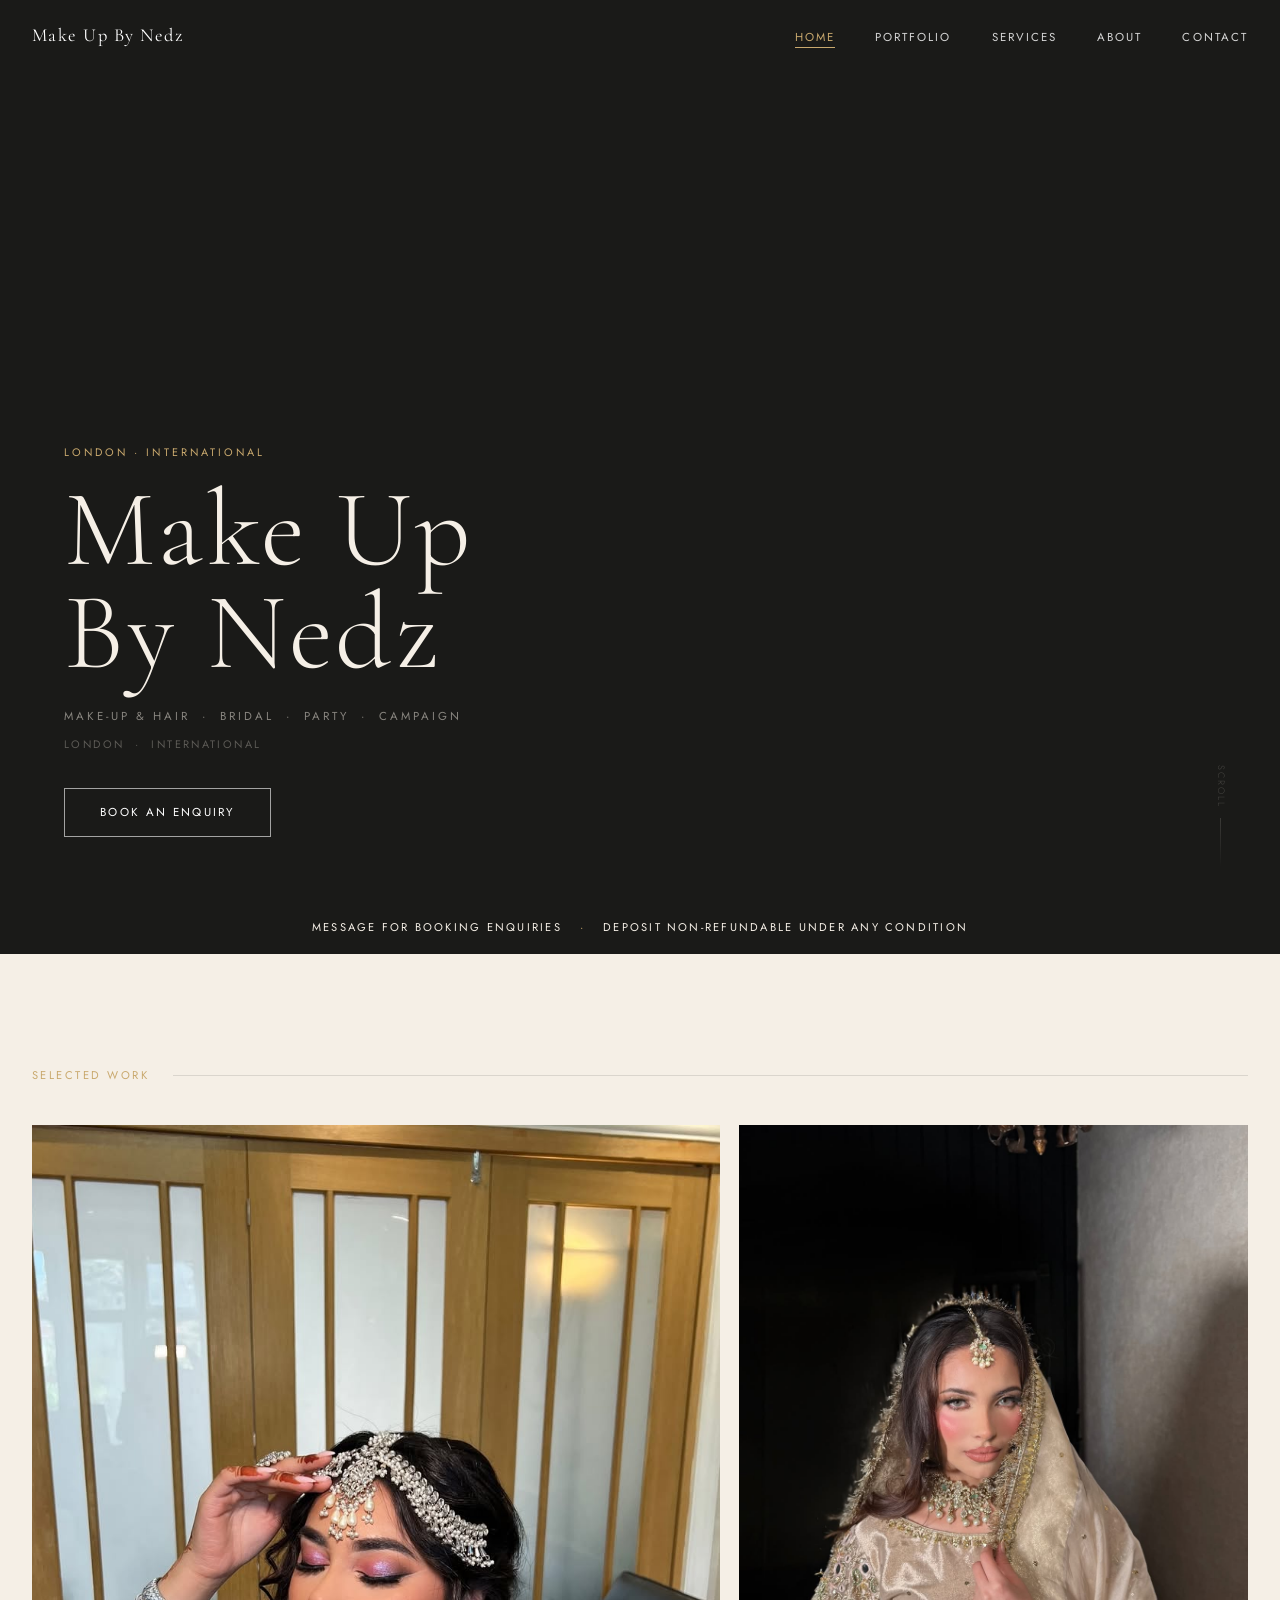
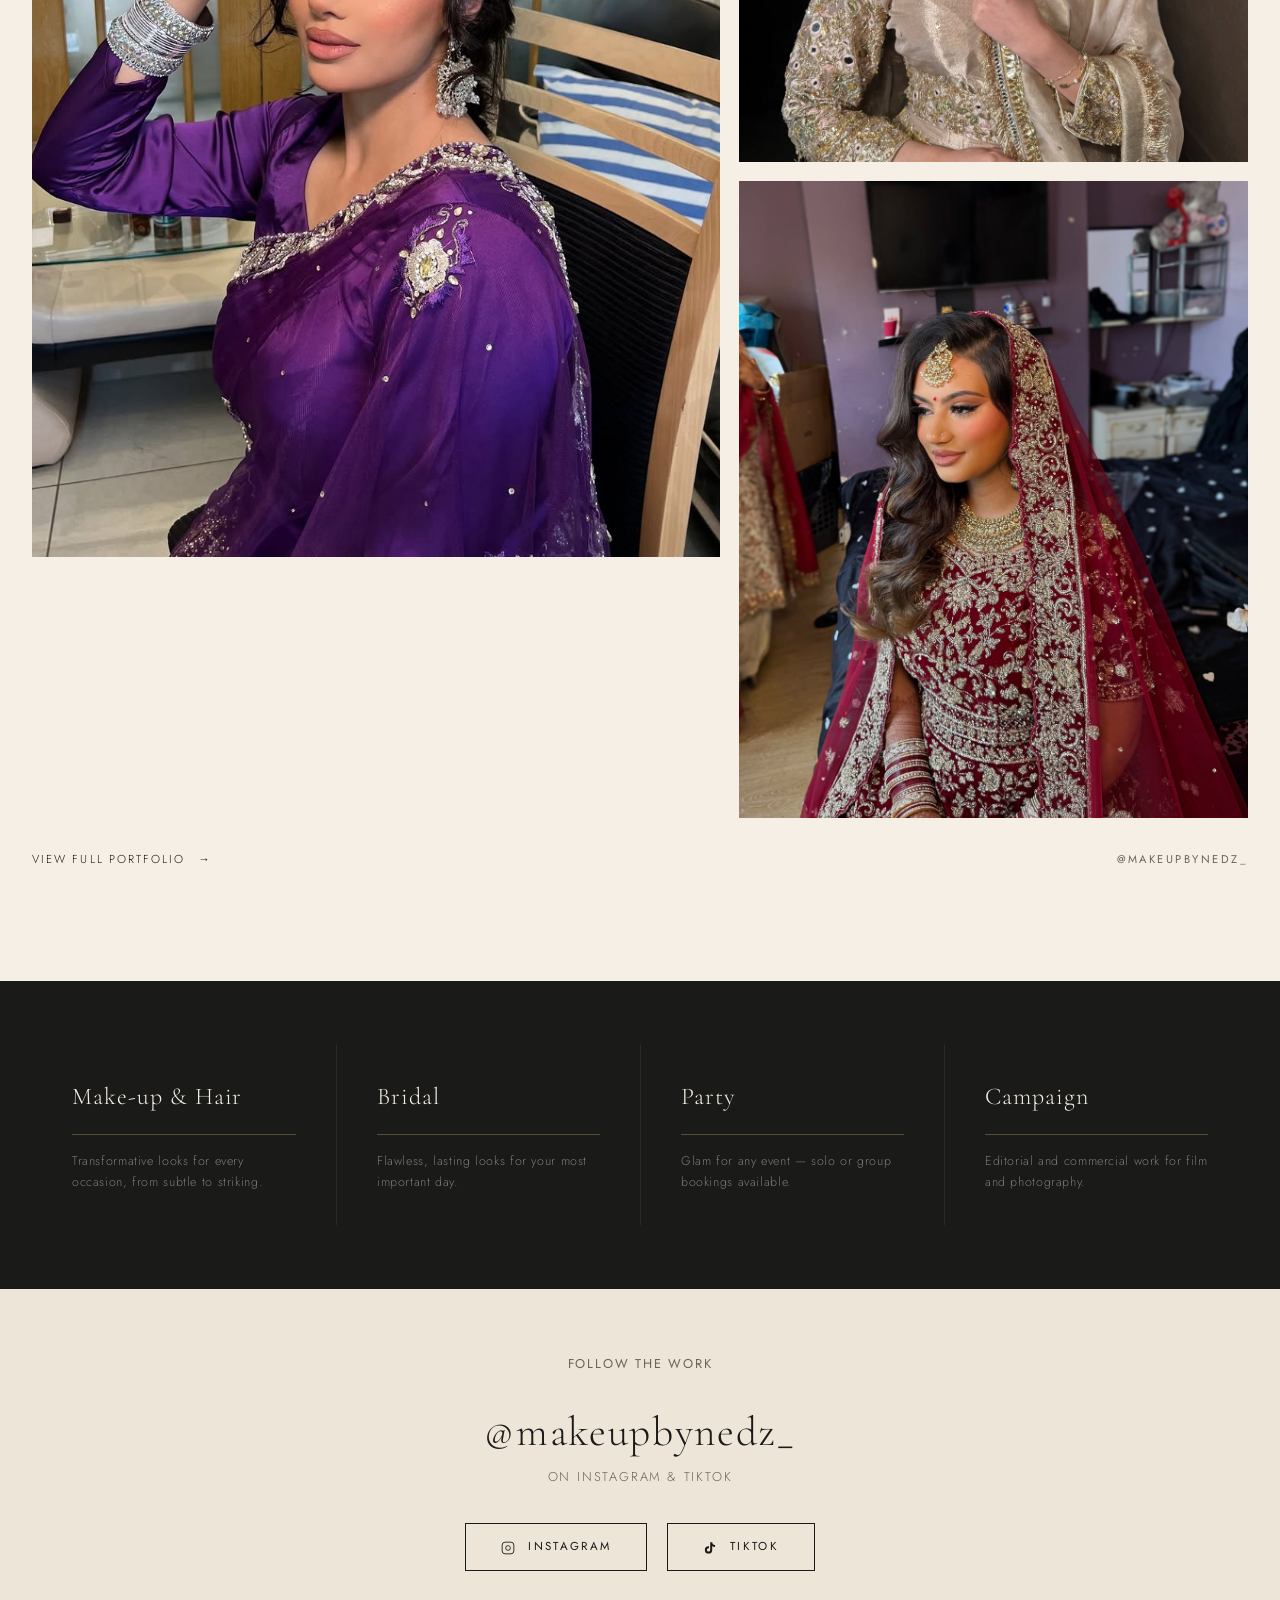
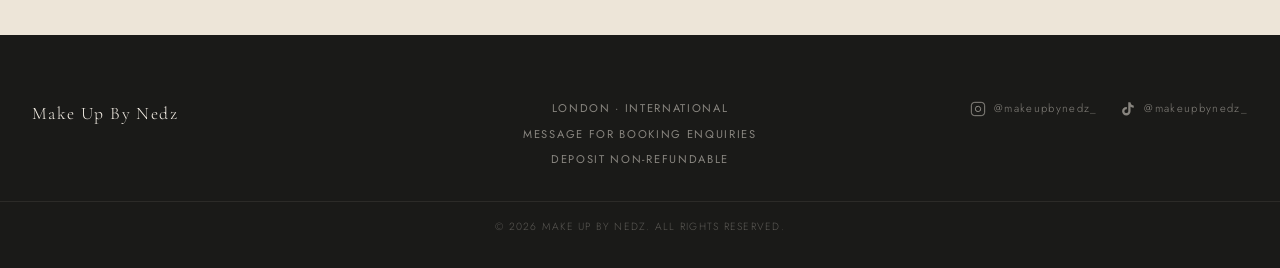
<file: index.html>
<!DOCTYPE html>
<html lang="en">
<head>
  <meta charset="UTF-8" />
  <meta name="viewport" content="width=device-width, initial-scale=1.0" />
  <title>Make Up By Nedz — Makeup & Hair Artist | London</title>
  <meta name="description" content="Make Up By Nedz — London-based makeup and hair artist specialising in bridal, party, campaign, and editorial work. Available internationally." />
  <link rel="stylesheet" href="css/style.css" />
  <style>
    /* ── Hero ──────────────────────────────────────────── */
    .hero {
      background: var(--charcoal);
      min-height: 100vh;
      display: flex;
      flex-direction: column;
      align-items: flex-start;
      justify-content: flex-end;
      padding: 0 clamp(1.5rem, 5vw, 6rem) clamp(3rem, 7vh, 6rem);
      position: relative;
    }
    .hero-content {
      position: relative;
    }
    .hero-eyebrow {
      font-family: var(--sans);
      font-size: 0.68rem;
      font-weight: 400;
      letter-spacing: 0.28em;
      text-transform: uppercase;
      color: var(--gold);
      margin-bottom: 1rem;
      opacity: 0;
      transform: translateY(16px);
      animation: heroFadeUp 1s ease 0.3s forwards;
    }
    .hero-title {
      font-family: var(--serif);
      font-weight: 300;
      font-size: clamp(3.2rem, 8.5vw, 8rem);
      color: var(--ivory);
      letter-spacing: 0.03em;
      line-height: 0.95;
      opacity: 0;
      transform: translateY(24px);
      animation: heroFadeUp 1.1s ease 0.5s forwards;
    }
    .hero-tagline {
      margin-top: 1.4rem;
      font-size: 0.72rem;
      letter-spacing: 0.26em;
      text-transform: uppercase;
      color: rgba(245,239,230,0.5);
      font-weight: 400;
      opacity: 0;
      animation: heroFadeUp 1.1s ease 0.75s forwards;
    }
    .hero-location {
      margin-top: 0.5rem;
      font-size: 0.68rem;
      letter-spacing: 0.22em;
      text-transform: uppercase;
      color: rgba(245,239,230,0.3);
      font-weight: 400;
      opacity: 0;
      animation: heroFadeUp 1.1s ease 0.9s forwards;
    }
    .hero-cta {
      margin-top: 2.2rem;
      opacity: 0;
      animation: heroFadeUp 1s ease 1.1s forwards;
    }
    @keyframes heroFadeUp {
      to { opacity: 1; transform: translateY(0); }
    }
    .hero-scroll-line {
      position: absolute;
      bottom: 2rem;
      right: clamp(1.5rem, 4vw, 4rem);
      display: flex;
      flex-direction: column;
      align-items: center;
      gap: 0.6rem;
      opacity: 0;
      animation: heroFadeUp 1s ease 1.4s forwards;
    }
    .hero-scroll-line span {
      font-size: 0.58rem;
      letter-spacing: 0.22em;
      text-transform: uppercase;
      color: rgba(245,239,230,0.2);
      writing-mode: vertical-rl;
    }
    .hero-scroll-line::after {
      content: '';
      display: block;
      width: 1px;
      height: 50px;
      background: linear-gradient(to bottom, rgba(245,239,230,0.15), transparent);
    }

    /* ── Featured Work ─────────────────────────────────── */
    .featured-work {
      background: var(--ivory);
    }
    .featured-label {
      display: flex;
      align-items: center;
      gap: 1.5rem;
      margin-bottom: 2.5rem;
    }
    .featured-label::after {
      content: '';
      flex: 1;
      height: 1px;
      background: rgba(26,26,24,0.12);
    }
    .featured-grid {
      display: grid;
      grid-template-columns: 1.35fr 1fr;
      grid-template-rows: auto auto;
      gap: 1.2rem;
    }
    .featured-grid .img-main {
      grid-row: 1 / 3;
      aspect-ratio: 2/3;
      overflow: hidden;
    }
    .featured-grid .img-side {
      aspect-ratio: 4/5;
      overflow: hidden;
    }
    .featured-grid .img-main img,
    .featured-grid .img-side img {
      transition: transform 0.9s ease;
    }
    .featured-grid .img-main:hover img,
    .featured-grid .img-side:hover img { transform: scale(1.04); }
    .featured-footer {
      margin-top: 2rem;
      display: flex;
      align-items: center;
      justify-content: space-between;
    }
    .arrow-link {
      font-family: var(--sans);
      font-size: 0.72rem;
      letter-spacing: 0.18em;
      text-transform: uppercase;
      color: var(--charcoal);
      display: flex;
      align-items: center;
      gap: 0.8rem;
      transition: gap var(--transition), color var(--transition);
    }
    .arrow-link::after {
      content: '→';
      font-family: inherit;
      transition: transform var(--transition);
    }
    .arrow-link:hover { color: var(--gold); gap: 1.2rem; }

    /* ── Services Snapshot ─────────────────────────────── */
    .services-strip {
      background: var(--charcoal);
      padding: var(--space-lg) 0;
    }
    .services-strip .section-wrap {
      display: grid;
      grid-template-columns: repeat(4, 1fr);
      gap: 0;
    }
    .service-tile {
      padding: 2rem 2.5rem;
      border-left: 1px solid rgba(245,239,230,0.08);
      position: relative;
    }
    .service-tile:first-child { border-left: none; }
    .service-tile h3 {
      font-family: var(--serif);
      font-size: 1.5rem;
      font-weight: 300;
      color: var(--ivory);
      letter-spacing: 0.04em;
      margin-bottom: 1rem;
    }
    .service-tile hr {
      border: none;
      border-top: 1px solid rgba(201,169,110,0.35);
      margin-bottom: 1rem;
    }
    .service-tile p {
      font-size: 0.78rem;
      color: rgba(245,239,230,0.45);
      letter-spacing: 0.05em;
      line-height: 1.7;
      font-weight: 300;
    }
    .service-tile-link {
      position: absolute;
      inset: 0;
    }

    /* ── Social CTA ────────────────────────────────────── */
    .social-cta {
      background: var(--ivory-mid);
      text-align: center;
    }
    .social-cta h2 {
      font-size: clamp(1.6rem, 3.5vw, 2.6rem);
      margin-bottom: 0.6rem;
      color: var(--charcoal);
    }
    .social-cta p {
      font-size: 0.8rem;
      letter-spacing: 0.14em;
      color: var(--text-muted);
      text-transform: uppercase;
      margin-bottom: 2.2rem;
    }
    .social-btns {
      display: flex;
      gap: 1.2rem;
      justify-content: center;
      flex-wrap: wrap;
    }

    /* ── Responsive ────────────────────────────────────── */
    @media (max-width: 900px) {
      .services-strip .section-wrap {
        grid-template-columns: repeat(2, 1fr);
      }
      .service-tile:nth-child(3) { border-left: none; }
    }
    @media (max-width: 640px) {
      .hero-content {
        padding: 0 1.25rem 3rem;
      }
      .hero-title { font-size: clamp(2.6rem, 13vw, 4rem); }
      .featured-grid {
        grid-template-columns: 1fr;
      }
      .featured-grid .img-main { grid-row: auto; aspect-ratio: 3/4; }
      .featured-grid .img-side { display: none; }
      .featured-footer { flex-direction: column; align-items: flex-start; gap: 0.8rem; }
      .services-strip .section-wrap {
        grid-template-columns: 1fr;
      }
      .service-tile { border-left: none; border-top: 1px solid rgba(245,239,230,0.08); padding: 1.6rem 1.25rem; }
      .service-tile:first-child { border-top: none; }
      .hero-scroll-line { display: none; }
    }
  </style>
</head>
<body>

  <!-- ═══ Navigation ════════════════════════════════════════ -->
  <nav class="site-nav" aria-label="Main navigation">
    <a href="index.html" class="nav-logo">Make Up By Nedz</a>
    <ul class="nav-links" role="list">
      <li><a href="index.html">Home</a></li>
      <li><a href="portfolio.html">Portfolio</a></li>
      <li><a href="services.html">Services</a></li>
      <li><a href="about.html">About</a></li>
      <li><a href="contact.html">Contact</a></li>
    </ul>
    <button class="nav-hamburger" aria-label="Open menu" aria-expanded="false">
      <span></span><span></span><span></span>
    </button>
  </nav>

  <!-- Mobile overlay -->
  <div class="nav-overlay" role="dialog" aria-label="Mobile menu">
    <a href="index.html">Home</a>
    <a href="portfolio.html">Portfolio</a>
    <a href="services.html">Services</a>
    <a href="about.html">About</a>
    <a href="contact.html">Contact</a>
  </div>

  <main>

    <!-- ═══ Hero ══════════════════════════════════════════════ -->
    <section class="hero" aria-label="Hero">
      <div class="hero-content">
        <p class="hero-eyebrow">London · International</p>
        <h1 class="hero-title display">Make Up<br>By Nedz</h1>
        <p class="hero-tagline">Make-up &amp; Hair &nbsp;·&nbsp; Bridal &nbsp;·&nbsp; Party &nbsp;·&nbsp; Campaign</p>
        <p class="hero-location">London &nbsp;·&nbsp; International</p>
        <div class="hero-cta">
          <a href="contact.html" class="btn btn-outline-white">Book an Enquiry</a>
        </div>
      </div>
      <div class="hero-scroll-line" aria-hidden="true">
        <span>Scroll</span>
      </div>
    </section>

    <!-- ═══ Info Strip ════════════════════════════════════════ -->
    <div class="info-strip" role="banner">
      Message for booking enquiries
      <span>·</span>
      Deposit non-refundable under any condition
    </div>

    <!-- ═══ Featured Work ═════════════════════════════════════ -->
    <section class="featured-work section-pad">
      <div class="section-wrap">
        <div class="featured-label fade-up">
          <span class="eyebrow">Selected Work</span>
        </div>
        <div class="featured-grid">
          <div class="img-main fade-in" data-delay="100">
            <img
              src="images/snapsave-app_3460271135862749956.jpg"
              alt="Editorial bridal makeup"
              loading="lazy"
            />
          </div>
          <div class="img-side fade-in" data-delay="200">
            <img
              src="images/snapsave-app_3605514249425723950.jpg"
              alt="Party glam makeup"
              loading="lazy"
            />
          </div>
          <div class="img-side fade-in" data-delay="320">
            <img
              src="images/snapsave-app_3663651200414478813.jpg"
              alt="Campaign editorial look"
              loading="lazy"
            />
          </div>
        </div>
        <div class="featured-footer fade-up" data-delay="200">
          <a href="portfolio.html" class="arrow-link">View Full Portfolio</a>
          <p class="eyebrow" style="color: var(--text-muted);">@makeupbynedz_</p>
        </div>
      </div>
    </section>

    <!-- ═══ Services Snapshot ════════════════════════════════ -->
    <section class="services-strip" aria-label="Services overview">
      <div class="section-wrap">
        <div class="service-tile fade-up" data-delay="0">
          <h3>Make-up &amp; Hair</h3>
          <hr/>
          <p>Transformative looks for every occasion, from subtle to striking.</p>
          <a href="services.html" class="service-tile-link" aria-label="Make-up and Hair services"></a>
        </div>
        <div class="service-tile fade-up" data-delay="100">
          <h3>Bridal</h3>
          <hr/>
          <p>Flawless, lasting looks for your most important day.</p>
          <a href="services.html" class="service-tile-link" aria-label="Bridal services"></a>
        </div>
        <div class="service-tile fade-up" data-delay="200">
          <h3>Party</h3>
          <hr/>
          <p>Glam for any event — solo or group bookings available.</p>
          <a href="services.html" class="service-tile-link" aria-label="Party services"></a>
        </div>
        <div class="service-tile fade-up" data-delay="300">
          <h3>Campaign</h3>
          <hr/>
          <p>Editorial and commercial work for film and photography.</p>
          <a href="services.html" class="service-tile-link" aria-label="Campaign services"></a>
        </div>
      </div>
    </section>

    <!-- ═══ Social CTA ════════════════════════════════════════ -->
    <section class="social-cta section-pad-sm">
      <div class="section-wrap">
        <p class="eyebrow fade-up">Follow the work</p>
        <h2 class="display fade-up" data-delay="100">@makeupbynedz_</h2>
        <p class="fade-up" data-delay="150">on Instagram &amp; TikTok</p>
        <div class="social-btns fade-up" data-delay="220">
          <a href="https://instagram.com/makeupbynedz_" target="_blank" rel="noopener" class="btn btn-outline-dark">
            <svg width="14" height="14" viewBox="0 0 24 24" fill="none" stroke="currentColor" stroke-width="1.5" style="display:inline;vertical-align:middle;margin-right:0.5rem"><rect x="2" y="2" width="20" height="20" rx="5" ry="5"/><path d="M16 11.37A4 4 0 1 1 12.63 8 4 4 0 0 1 16 11.37z"/><line x1="17.5" y1="6.5" x2="17.51" y2="6.5"/></svg>
            Instagram
          </a>
          <a href="https://tiktok.com/@makeupbynedz_" target="_blank" rel="noopener" class="btn btn-outline-dark">
            <svg width="14" height="14" viewBox="0 0 24 24" fill="currentColor" style="display:inline;vertical-align:middle;margin-right:0.5rem"><path d="M19.59 6.69a4.83 4.83 0 01-3.77-4.25V2h-3.45v13.67a2.89 2.89 0 01-2.88 2.5 2.89 2.89 0 01-2.89-2.89 2.89 2.89 0 012.89-2.89c.28 0 .54.04.79.1V9.01a6.33 6.33 0 00-.79-.05 6.34 6.34 0 00-6.34 6.34 6.34 6.34 0 006.34 6.34 6.34 6.34 0 006.33-6.34V8.69a8.18 8.18 0 004.79 1.53V6.77a4.85 4.85 0 01-1.02-.08z"/></svg>
            TikTok
          </a>
        </div>
      </div>
    </section>

  </main>

  <!-- ═══ Footer ════════════════════════════════════════════ -->
  <footer class="site-footer">
    <div class="footer-inner">
      <div class="footer-logo">Make Up By Nedz</div>
      <div class="footer-center">
        <p>London · International</p>
        <p>Message for booking enquiries</p>
        <p>Deposit non-refundable</p>
      </div>
      <div class="footer-socials">
        <a href="https://instagram.com/makeupbynedz_" target="_blank" rel="noopener" aria-label="Instagram">
          <svg viewBox="0 0 24 24" fill="none" stroke="currentColor" stroke-width="1.5"><rect x="2" y="2" width="20" height="20" rx="5" ry="5"/><path d="M16 11.37A4 4 0 1 1 12.63 8 4 4 0 0 1 16 11.37z"/><line x1="17.5" y1="6.5" x2="17.51" y2="6.5"/></svg>
          @makeupbynedz_
        </a>
        <a href="https://tiktok.com/@makeupbynedz_" target="_blank" rel="noopener" aria-label="TikTok">
          <svg viewBox="0 0 24 24" fill="currentColor"><path d="M19.59 6.69a4.83 4.83 0 01-3.77-4.25V2h-3.45v13.67a2.89 2.89 0 01-2.88 2.5 2.89 2.89 0 01-2.89-2.89 2.89 2.89 0 012.89-2.89c.28 0 .54.04.79.1V9.01a6.33 6.33 0 00-.79-.05 6.34 6.34 0 00-6.34 6.34 6.34 6.34 0 006.34 6.34 6.34 6.34 0 006.33-6.34V8.69a8.18 8.18 0 004.79 1.53V6.77a4.85 4.85 0 01-1.02-.08z"/></svg>
          @makeupbynedz_
        </a>
      </div>
    </div>
    <div class="footer-bottom">© 2026 Make Up By Nedz. All rights reserved.</div>
  </footer>

  <script src="js/main.js"></script>
</body>
</html>
</file>
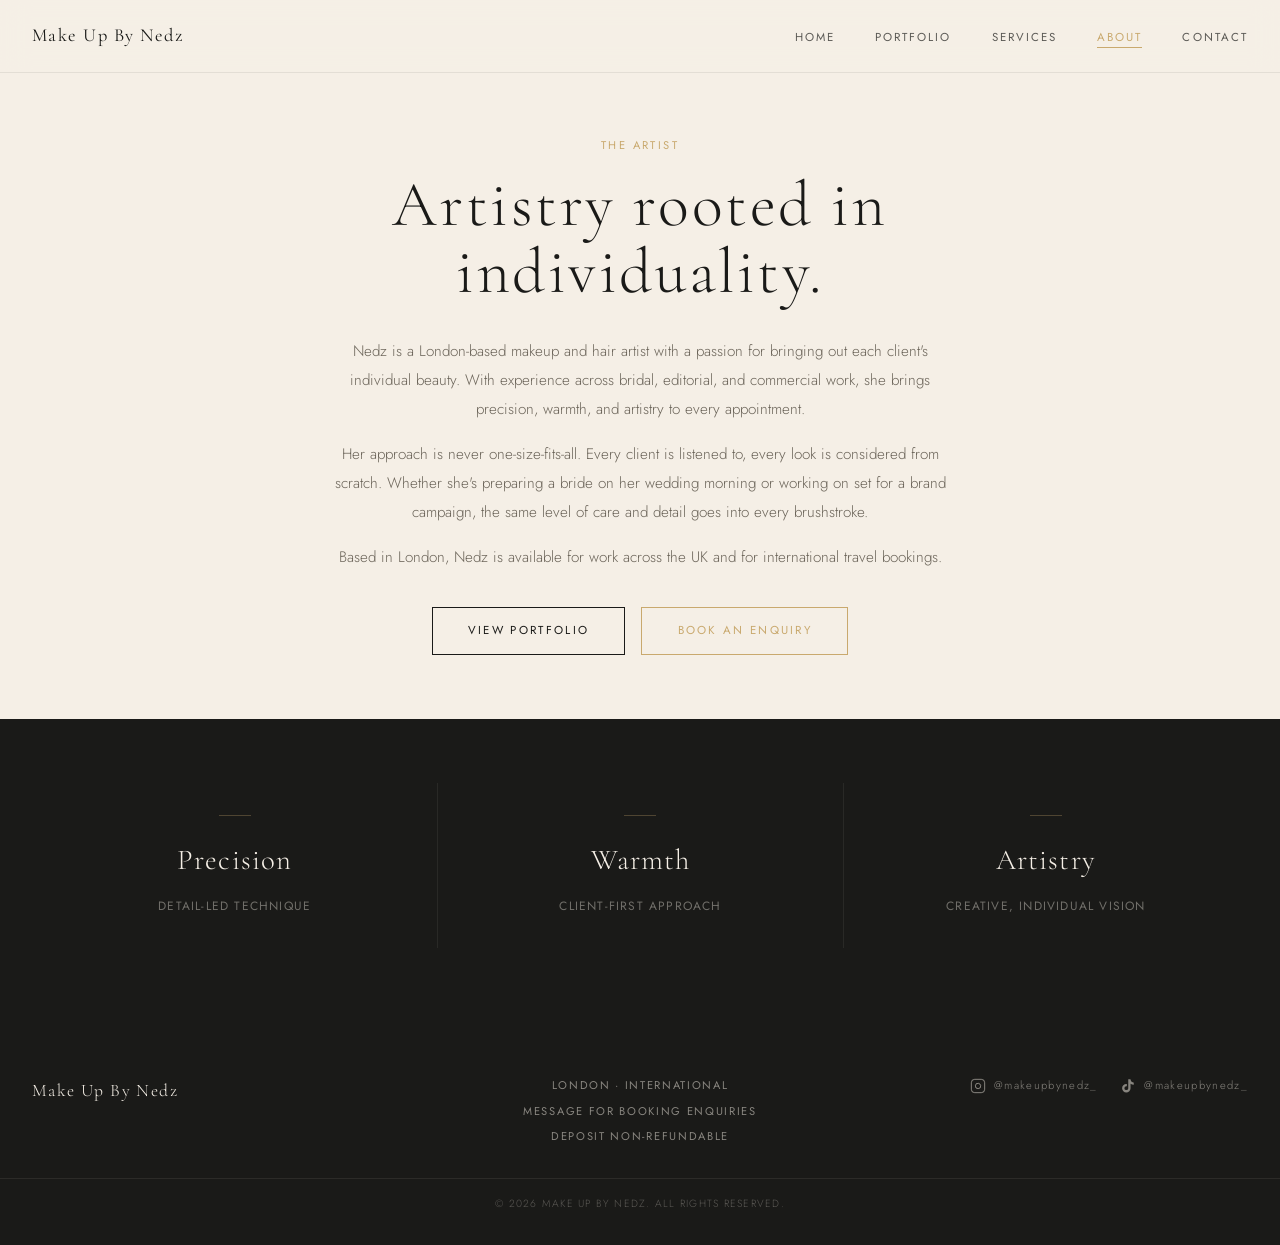
<file: about.html>
<!DOCTYPE html>
<html lang="en">
<head>
  <meta charset="UTF-8" />
  <meta name="viewport" content="width=device-width, initial-scale=1.0" />
  <title>About — Make Up By Nedz</title>
  <meta name="description" content="About Nedz — London-based makeup and hair artist with experience in bridal, editorial, and commercial work. Available internationally." />
  <link rel="stylesheet" href="css/style.css" />
  <style>
    body { background: var(--ivory); }

    /* ── About Bio ───────────────────────────────────────── */
    .about-bio {
      max-width: 680px;
      margin: 0 auto;
      padding: var(--space-lg) var(--space-md);
      text-align: center;
    }
    .about-bio .eyebrow { display: block; margin-bottom: 1rem; }
    .about-bio h1 {
      font-size: clamp(2.4rem, 6vw, 4rem);
      margin-bottom: 2rem;
      line-height: 1.05;
    }
    .about-bio p {
      font-size: 0.95rem;
      color: var(--text-muted);
      line-height: 1.9;
      margin-bottom: 1rem;
    }
    .about-bio .cta-row {
      margin-top: 2.2rem;
      display: flex;
      gap: 1rem;
      justify-content: center;
      flex-wrap: wrap;
    }

    /* ── Values Strip ────────────────────────────────────── */
    .values-strip {
      background: var(--charcoal);
      padding: 4rem 0;
    }
    .values-inner {
      display: grid;
      grid-template-columns: repeat(3, 1fr);
    }
    .value-item {
      padding: 2rem 3rem;
      text-align: center;
      border-left: 1px solid rgba(245,239,230,0.07);
    }
    .value-item:first-child { border-left: none; }
    .value-item hr {
      border: none;
      border-top: 1px solid rgba(201,169,110,0.3);
      width: 32px;
      margin: 0 auto 1.2rem;
    }
    .value-item h3 {
      font-family: var(--serif);
      font-size: 1.8rem;
      font-weight: 300;
      color: var(--ivory);
      letter-spacing: 0.04em;
      margin-bottom: 0.7rem;
    }
    .value-item p {
      font-size: 0.75rem;
      color: rgba(245,239,230,0.4);
      letter-spacing: 0.1em;
      text-transform: uppercase;
      font-weight: 400;
    }

    @media (max-width: 768px) {
      .values-inner { grid-template-columns: 1fr; }
      .value-item { border-left: none; border-top: 1px solid rgba(245,239,230,0.07); padding: 1.6rem 1.25rem; }
      .value-item:first-child { border-top: none; }
      .about-bio .cta-row { flex-direction: column; align-items: center; }
    }
  </style>
</head>
<body>

  <nav class="site-nav" aria-label="Main navigation">
    <a href="index.html" class="nav-logo">Make Up By Nedz</a>
    <ul class="nav-links" role="list">
      <li><a href="index.html">Home</a></li>
      <li><a href="portfolio.html">Portfolio</a></li>
      <li><a href="services.html">Services</a></li>
      <li><a href="about.html">About</a></li>
      <li><a href="contact.html">Contact</a></li>
    </ul>
    <button class="nav-hamburger" aria-label="Open menu">
      <span></span><span></span><span></span>
    </button>
  </nav>
  <div class="nav-overlay">
    <a href="index.html">Home</a>
    <a href="portfolio.html">Portfolio</a>
    <a href="services.html">Services</a>
    <a href="about.html">About</a>
    <a href="contact.html">Contact</a>
  </div>

  <main>

    <div style="height: var(--nav-h);"></div>

    <!-- Bio -->
    <section>
      <div class="about-bio">
        <span class="eyebrow fade-up">The Artist</span>
        <h1 class="display fade-up" data-delay="80">Artistry rooted in individuality.</h1>
        <p class="fade-up" data-delay="160">
          Nedz is a London-based makeup and hair artist with a passion for bringing out each client's individual beauty. With experience across bridal, editorial, and commercial work, she brings precision, warmth, and artistry to every appointment.
        </p>
        <p class="fade-up" data-delay="220">
          Her approach is never one-size-fits-all. Every client is listened to, every look is considered from scratch. Whether she's preparing a bride on her wedding morning or working on set for a brand campaign, the same level of care and detail goes into every brushstroke.
        </p>
        <p class="fade-up" data-delay="280">
          Based in London, Nedz is available for work across the UK and for international travel bookings.
        </p>
        <div class="cta-row fade-up" data-delay="340">
          <a href="portfolio.html" class="btn btn-outline-dark">View Portfolio</a>
          <a href="contact.html" class="btn btn-outline-gold">Book an Enquiry</a>
        </div>
      </div>
    </section>

    <!-- Values -->
    <section class="values-strip" aria-label="Values">
      <div class="section-wrap">
        <div class="values-inner">
          <div class="value-item fade-up">
            <hr/>
            <h3>Precision</h3>
            <p>Detail-led technique</p>
          </div>
          <div class="value-item fade-up" data-delay="120">
            <hr/>
            <h3>Warmth</h3>
            <p>Client-first approach</p>
          </div>
          <div class="value-item fade-up" data-delay="240">
            <hr/>
            <h3>Artistry</h3>
            <p>Creative, individual vision</p>
          </div>
        </div>
      </div>
    </section>

  </main>

  <footer class="site-footer">
    <div class="footer-inner">
      <div class="footer-logo">Make Up By Nedz</div>
      <div class="footer-center">
        <p>London · International</p>
        <p>Message for booking enquiries</p>
        <p>Deposit non-refundable</p>
      </div>
      <div class="footer-socials">
        <a href="https://instagram.com/makeupbynedz_" target="_blank" rel="noopener">
          <svg viewBox="0 0 24 24" fill="none" stroke="currentColor" stroke-width="1.5"><rect x="2" y="2" width="20" height="20" rx="5" ry="5"/><path d="M16 11.37A4 4 0 1 1 12.63 8 4 4 0 0 1 16 11.37z"/><line x1="17.5" y1="6.5" x2="17.51" y2="6.5"/></svg>
          @makeupbynedz_
        </a>
        <a href="https://tiktok.com/@makeupbynedz_" target="_blank" rel="noopener">
          <svg viewBox="0 0 24 24" fill="currentColor"><path d="M19.59 6.69a4.83 4.83 0 01-3.77-4.25V2h-3.45v13.67a2.89 2.89 0 01-2.88 2.5 2.89 2.89 0 01-2.89-2.89 2.89 2.89 0 012.89-2.89c.28 0 .54.04.79.1V9.01a6.33 6.33 0 00-.79-.05 6.34 6.34 0 00-6.34 6.34 6.34 6.34 0 006.34 6.34 6.34 6.34 0 006.33-6.34V8.69a8.18 8.18 0 004.79 1.53V6.77a4.85 4.85 0 01-1.02-.08z"/></svg>
          @makeupbynedz_
        </a>
      </div>
    </div>
    <div class="footer-bottom">© 2026 Make Up By Nedz. All rights reserved.</div>
  </footer>

  <script src="js/main.js"></script>
</body>
</html>
</file>
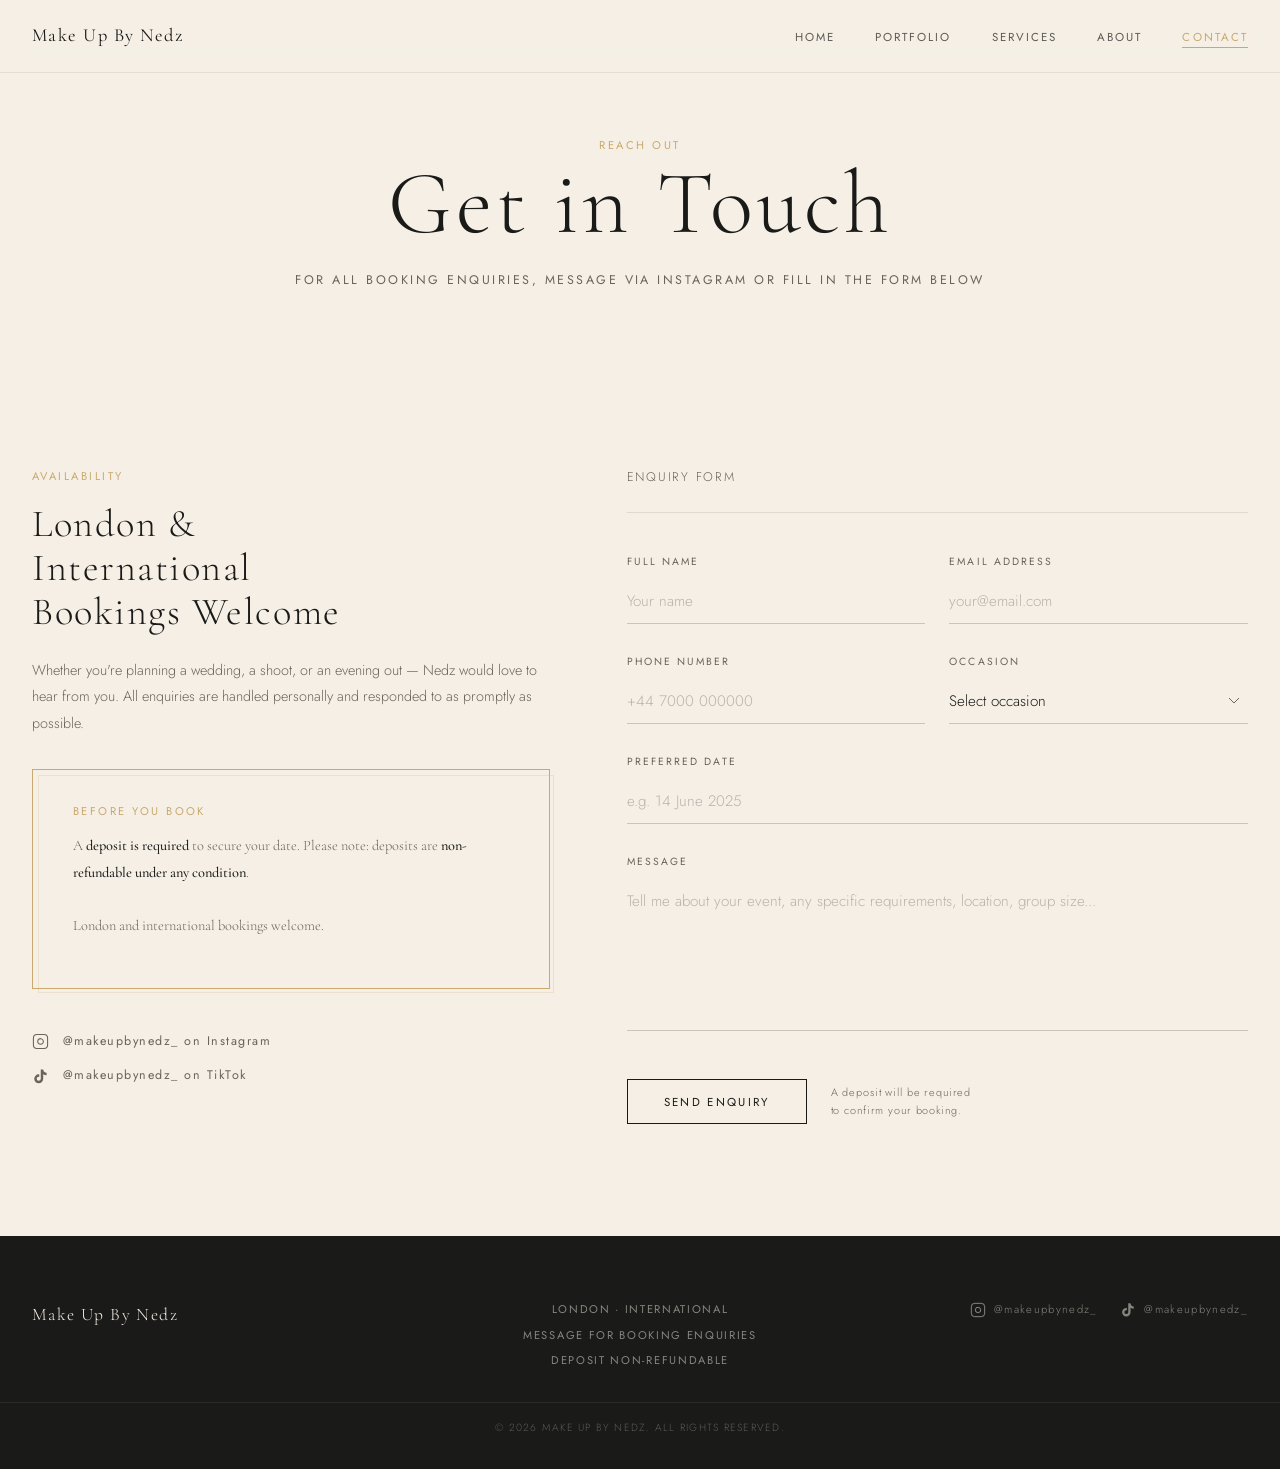
<file: contact.html>
<!DOCTYPE html>
<html lang="en">
<head>
  <meta charset="UTF-8" />
  <meta name="viewport" content="width=device-width, initial-scale=1.0" />
  <title>Contact — Make Up By Nedz</title>
  <meta name="description" content="Book a makeup and hair appointment with Make Up By Nedz. London-based, available internationally. Message for all enquiries." />
  <link rel="stylesheet" href="css/style.css" />
  <style>
    body { background: var(--ivory); }

    /* ── Contact Layout ──────────────────────────────────── */
    .contact-grid {
      display: grid;
      grid-template-columns: 1fr 1.2fr;
      gap: clamp(3rem, 6vw, 8rem);
      padding: var(--space-xl) 0;
      align-items: start;
    }
    .contact-aside {}
    .contact-aside .eyebrow { display: block; margin-bottom: 1rem; }
    .contact-aside h2 {
      font-size: clamp(1.6rem, 3vw, 2.4rem);
      margin-bottom: 1.4rem;
      line-height: 1.15;
    }
    .contact-aside p {
      font-size: 0.9rem;
      color: var(--text-muted);
      line-height: 1.85;
      margin-bottom: 1rem;
    }

    /* Booking notice */
    .booking-notice {
      margin-top: 2rem;
      padding: 1.6rem 2rem;
      background: var(--ivory-mid);
      border-left: 2px solid var(--gold);
    }
    .booking-notice p {
      font-size: 0.8rem;
      color: var(--text-muted);
      line-height: 1.8;
      margin: 0;
    }
    .booking-notice strong { color: var(--charcoal); }

    /* Socials */
    .contact-socials {
      margin-top: 2.6rem;
      display: flex;
      flex-direction: column;
      gap: 0.85rem;
    }
    .contact-social-link {
      display: flex;
      align-items: center;
      gap: 0.85rem;
      font-size: 0.78rem;
      letter-spacing: 0.12em;
      color: var(--text-muted);
      transition: color var(--transition);
    }
    .contact-social-link svg { width: 17px; height: 17px; flex-shrink: 0; }
    .contact-social-link:hover { color: var(--gold); }
    .contact-social-link span {
      font-family: var(--sans);
      font-weight: 400;
    }

    /* ── Form ────────────────────────────────────────────── */
    .contact-form-wrap {}
    .contact-form-wrap .form-intro {
      margin-bottom: 2.5rem;
      padding-bottom: 1.5rem;
      border-bottom: 1px solid rgba(26,26,24,0.1);
    }
    .contact-form-wrap .form-intro p {
      font-size: 0.78rem;
      letter-spacing: 0.14em;
      text-transform: uppercase;
      color: var(--text-muted);
    }
    .form-group {
      margin-bottom: 1.8rem;
    }
    .form-group label {
      display: block;
      font-size: 0.65rem;
      letter-spacing: 0.2em;
      text-transform: uppercase;
      font-weight: 400;
      color: var(--text-muted);
      margin-bottom: 0.5rem;
    }
    .form-group input,
    .form-group select,
    .form-group textarea {
      width: 100%;
      background: transparent;
      border: none;
      border-bottom: 1px solid rgba(26,26,24,0.2);
      padding: 0.7rem 0;
      font-family: var(--sans);
      font-size: 0.95rem;
      font-weight: 300;
      color: var(--charcoal);
      outline: none;
      appearance: none;
      -webkit-appearance: none;
      border-radius: 0;
      transition: border-color var(--transition);
    }
    .form-group input::placeholder,
    .form-group textarea::placeholder {
      color: rgba(26,26,24,0.28);
      font-weight: 300;
    }
    .form-group input:focus,
    .form-group select:focus,
    .form-group textarea:focus {
      border-bottom-color: var(--gold);
    }
    .form-group select {
      cursor: pointer;
      background-image: url("data:image/svg+xml,%3Csvg xmlns='http://www.w3.org/2000/svg' width='12' height='8' viewBox='0 0 12 8'%3E%3Cpath d='M1 1l5 5 5-5' stroke='%236B6459' stroke-width='1' fill='none'/%3E%3C/svg%3E");
      background-repeat: no-repeat;
      background-position: right 0.5rem center;
      padding-right: 2rem;
    }
    .form-group select option { background: var(--ivory); color: var(--charcoal); }
    .form-group textarea { resize: none; line-height: 1.7; min-height: 120px; }
    .form-row {
      display: grid;
      grid-template-columns: 1fr 1fr;
      gap: 1.5rem;
    }
    .form-submit {
      margin-top: 2.5rem;
      display: flex;
      align-items: center;
      gap: 1.5rem;
      flex-wrap: wrap;
    }
    .form-submit .btn { min-width: 180px; text-align: center; }
    .form-note {
      font-size: 0.68rem;
      color: var(--text-muted);
      letter-spacing: 0.08em;
      line-height: 1.6;
    }

    /* ── Success state ───────────────────────────────────── */
    .form-success {
      display: none;
      padding: 2.5rem;
      text-align: center;
      border: 1px solid var(--gold);
    }
    .form-success.show { display: block; }
    .form-success h3 {
      font-family: var(--serif);
      font-size: 1.8rem;
      font-weight: 300;
      color: var(--charcoal);
      margin-bottom: 0.6rem;
    }
    .form-success p {
      font-size: 0.85rem;
      color: var(--text-muted);
    }

    @media (max-width: 900px) {
      .contact-grid { grid-template-columns: 1fr; padding: var(--space-lg) 0; }
      .form-row { grid-template-columns: 1fr; }
      .contact-aside h2 { font-size: clamp(1.8rem, 8vw, 2.4rem); }
      .form-submit { flex-direction: column; align-items: flex-start; gap: 1rem; }
      .form-submit .btn { width: 100%; text-align: center; }
    }
  </style>
</head>
<body>

  <nav class="site-nav" aria-label="Main navigation">
    <a href="index.html" class="nav-logo">Make Up By Nedz</a>
    <ul class="nav-links" role="list">
      <li><a href="index.html">Home</a></li>
      <li><a href="portfolio.html">Portfolio</a></li>
      <li><a href="services.html">Services</a></li>
      <li><a href="about.html">About</a></li>
      <li><a href="contact.html">Contact</a></li>
    </ul>
    <button class="nav-hamburger" aria-label="Open menu">
      <span></span><span></span><span></span>
    </button>
  </nav>
  <div class="nav-overlay">
    <a href="index.html">Home</a>
    <a href="portfolio.html">Portfolio</a>
    <a href="services.html">Services</a>
    <a href="about.html">About</a>
    <a href="contact.html">Contact</a>
  </div>

  <main>

    <header class="page-header">
      <p class="eyebrow fade-up">Reach Out</p>
      <h1 class="display fade-up" data-delay="80">Get in Touch</h1>
      <p class="subtitle fade-up" data-delay="160">For all booking enquiries, message via Instagram or fill in the form below</p>
    </header>

    <section class="section-wrap">
      <div class="contact-grid">

        <!-- Aside -->
        <div class="contact-aside fade-up">
          <span class="eyebrow">Availability</span>
          <h2 class="display">London &amp;<br/>International<br/>Bookings Welcome</h2>
          <p>
            Whether you're planning a wedding, a shoot, or an evening out — Nedz would love to hear from you. All enquiries are handled personally and responded to as promptly as possible.
          </p>

          <div class="callout-gold" style="margin-top:2rem;">
            <span class="eyebrow" style="margin-bottom:0.8rem;display:block;">Before You Book</span>
            <p>
              A <strong>deposit is required</strong> to secure your date.
              Please note: deposits are <strong>non-refundable under any condition</strong>.
              <br/><br/>
              London and international bookings welcome.
            </p>
          </div>

          <div class="contact-socials">
            <a href="https://instagram.com/makeupbynedz_" target="_blank" rel="noopener" class="contact-social-link">
              <svg viewBox="0 0 24 24" fill="none" stroke="currentColor" stroke-width="1.5"><rect x="2" y="2" width="20" height="20" rx="5" ry="5"/><path d="M16 11.37A4 4 0 1 1 12.63 8 4 4 0 0 1 16 11.37z"/><line x1="17.5" y1="6.5" x2="17.51" y2="6.5"/></svg>
              <span>@makeupbynedz_ on Instagram</span>
            </a>
            <a href="https://tiktok.com/@makeupbynedz_" target="_blank" rel="noopener" class="contact-social-link">
              <svg viewBox="0 0 24 24" fill="currentColor"><path d="M19.59 6.69a4.83 4.83 0 01-3.77-4.25V2h-3.45v13.67a2.89 2.89 0 01-2.88 2.5 2.89 2.89 0 01-2.89-2.89 2.89 2.89 0 012.89-2.89c.28 0 .54.04.79.1V9.01a6.33 6.33 0 00-.79-.05 6.34 6.34 0 00-6.34 6.34 6.34 6.34 0 006.34 6.34 6.34 6.34 0 006.33-6.34V8.69a8.18 8.18 0 004.79 1.53V6.77a4.85 4.85 0 01-1.02-.08z"/></svg>
              <span>@makeupbynedz_ on TikTok</span>
            </a>
          </div>
        </div>

        <!-- Form -->
        <div class="contact-form-wrap fade-up" data-delay="150">
          <div class="form-intro">
            <p>Enquiry Form</p>
          </div>

          <form id="enquiryForm" novalidate>
            <div class="form-row">
              <div class="form-group">
                <label for="fullName">Full Name</label>
                <input type="text" id="fullName" name="fullName" placeholder="Your name" required />
              </div>
              <div class="form-group">
                <label for="email">Email Address</label>
                <input type="email" id="email" name="email" placeholder="your@email.com" required />
              </div>
            </div>

            <div class="form-row">
              <div class="form-group">
                <label for="phone">Phone Number</label>
                <input type="tel" id="phone" name="phone" placeholder="+44 7000 000000" />
              </div>
              <div class="form-group">
                <label for="occasion">Occasion</label>
                <select id="occasion" name="occasion" required>
                  <option value="" disabled selected>Select occasion</option>
                  <option value="bridal">Bridal</option>
                  <option value="party">Party &amp; Events</option>
                  <option value="campaign">Campaign</option>
                  <option value="editorial">Editorial</option>
                  <option value="lessons">Makeup Lessons</option>
                  <option value="other">Other</option>
                </select>
              </div>
            </div>

            <div class="form-group">
              <label for="preferredDate">Preferred Date</label>
              <input type="text" id="preferredDate" name="preferredDate" placeholder="e.g. 14 June 2025" />
            </div>

            <div class="form-group">
              <label for="message">Message</label>
              <textarea id="message" name="message" placeholder="Tell me about your event, any specific requirements, location, group size..." rows="5" required></textarea>
            </div>

            <div class="form-submit">
              <button type="submit" class="btn btn-outline-dark">Send Enquiry</button>
              <p class="form-note">
                A deposit will be required<br/>to confirm your booking.
              </p>
            </div>
          </form>

          <div class="form-success" id="formSuccess">
            <h3>Thank you.</h3>
            <p>Your enquiry has been received. Nedz will be in touch shortly.</p>
          </div>
        </div>

      </div>
    </section>

  </main>

  <footer class="site-footer">
    <div class="footer-inner">
      <div class="footer-logo">Make Up By Nedz</div>
      <div class="footer-center">
        <p>London · International</p>
        <p>Message for booking enquiries</p>
        <p>Deposit non-refundable</p>
      </div>
      <div class="footer-socials">
        <a href="https://instagram.com/makeupbynedz_" target="_blank" rel="noopener">
          <svg viewBox="0 0 24 24" fill="none" stroke="currentColor" stroke-width="1.5"><rect x="2" y="2" width="20" height="20" rx="5" ry="5"/><path d="M16 11.37A4 4 0 1 1 12.63 8 4 4 0 0 1 16 11.37z"/><line x1="17.5" y1="6.5" x2="17.51" y2="6.5"/></svg>
          @makeupbynedz_
        </a>
        <a href="https://tiktok.com/@makeupbynedz_" target="_blank" rel="noopener">
          <svg viewBox="0 0 24 24" fill="currentColor"><path d="M19.59 6.69a4.83 4.83 0 01-3.77-4.25V2h-3.45v13.67a2.89 2.89 0 01-2.88 2.5 2.89 2.89 0 01-2.89-2.89 2.89 2.89 0 012.89-2.89c.28 0 .54.04.79.1V9.01a6.33 6.33 0 00-.79-.05 6.34 6.34 0 00-6.34 6.34 6.34 6.34 0 006.34 6.34 6.34 6.34 0 006.33-6.34V8.69a8.18 8.18 0 004.79 1.53V6.77a4.85 4.85 0 01-1.02-.08z"/></svg>
          @makeupbynedz_
        </a>
      </div>
    </div>
    <div class="footer-bottom">© 2026 Make Up By Nedz. All rights reserved.</div>
  </footer>

  <script src="js/main.js"></script>
  <script>
    const form = document.getElementById('enquiryForm');
    const success = document.getElementById('formSuccess');

    form.addEventListener('submit', async (e) => {
      e.preventDefault();
      const btn = form.querySelector('button[type=submit]');
      btn.textContent = 'Sending…';
      btn.disabled = true;

      const data = {
        access_key: 'fa615d0c-ced3-4792-b9e9-67df6cff9bb1',
        subject: 'New Booking Enquiry — Make Up By Nedz',
        from_name: 'Make Up By Nedz Website',
        replyto: form.querySelector('#email').value,
        name: form.querySelector('#fullName').value,
        email: form.querySelector('#email').value,
        phone: form.querySelector('#phone').value,
        occasion: form.querySelector('#occasion').value,
        preferred_date: form.querySelector('#preferredDate').value,
        message: form.querySelector('#message').value,
        // Auto-reply to the person who filled the form
        botcheck: '',
      };

      try {
        const res = await fetch('https://api.web3forms.com/submit', {
          method: 'POST',
          headers: { 'Content-Type': 'application/json', 'Accept': 'application/json' },
          body: JSON.stringify(data)
        });
        const json = await res.json();
        if (json.success) {
          form.style.display = 'none';
          success.classList.add('show');
        } else {
          btn.textContent = 'Send Enquiry';
          btn.disabled = false;
          alert('Something went wrong. Please try again or message via Instagram.');
        }
      } catch (err) {
        btn.textContent = 'Send Enquiry';
        btn.disabled = false;
        alert('Something went wrong. Please try again or message via Instagram.');
      }
    });
  </script>
</body>
</html>
</file>
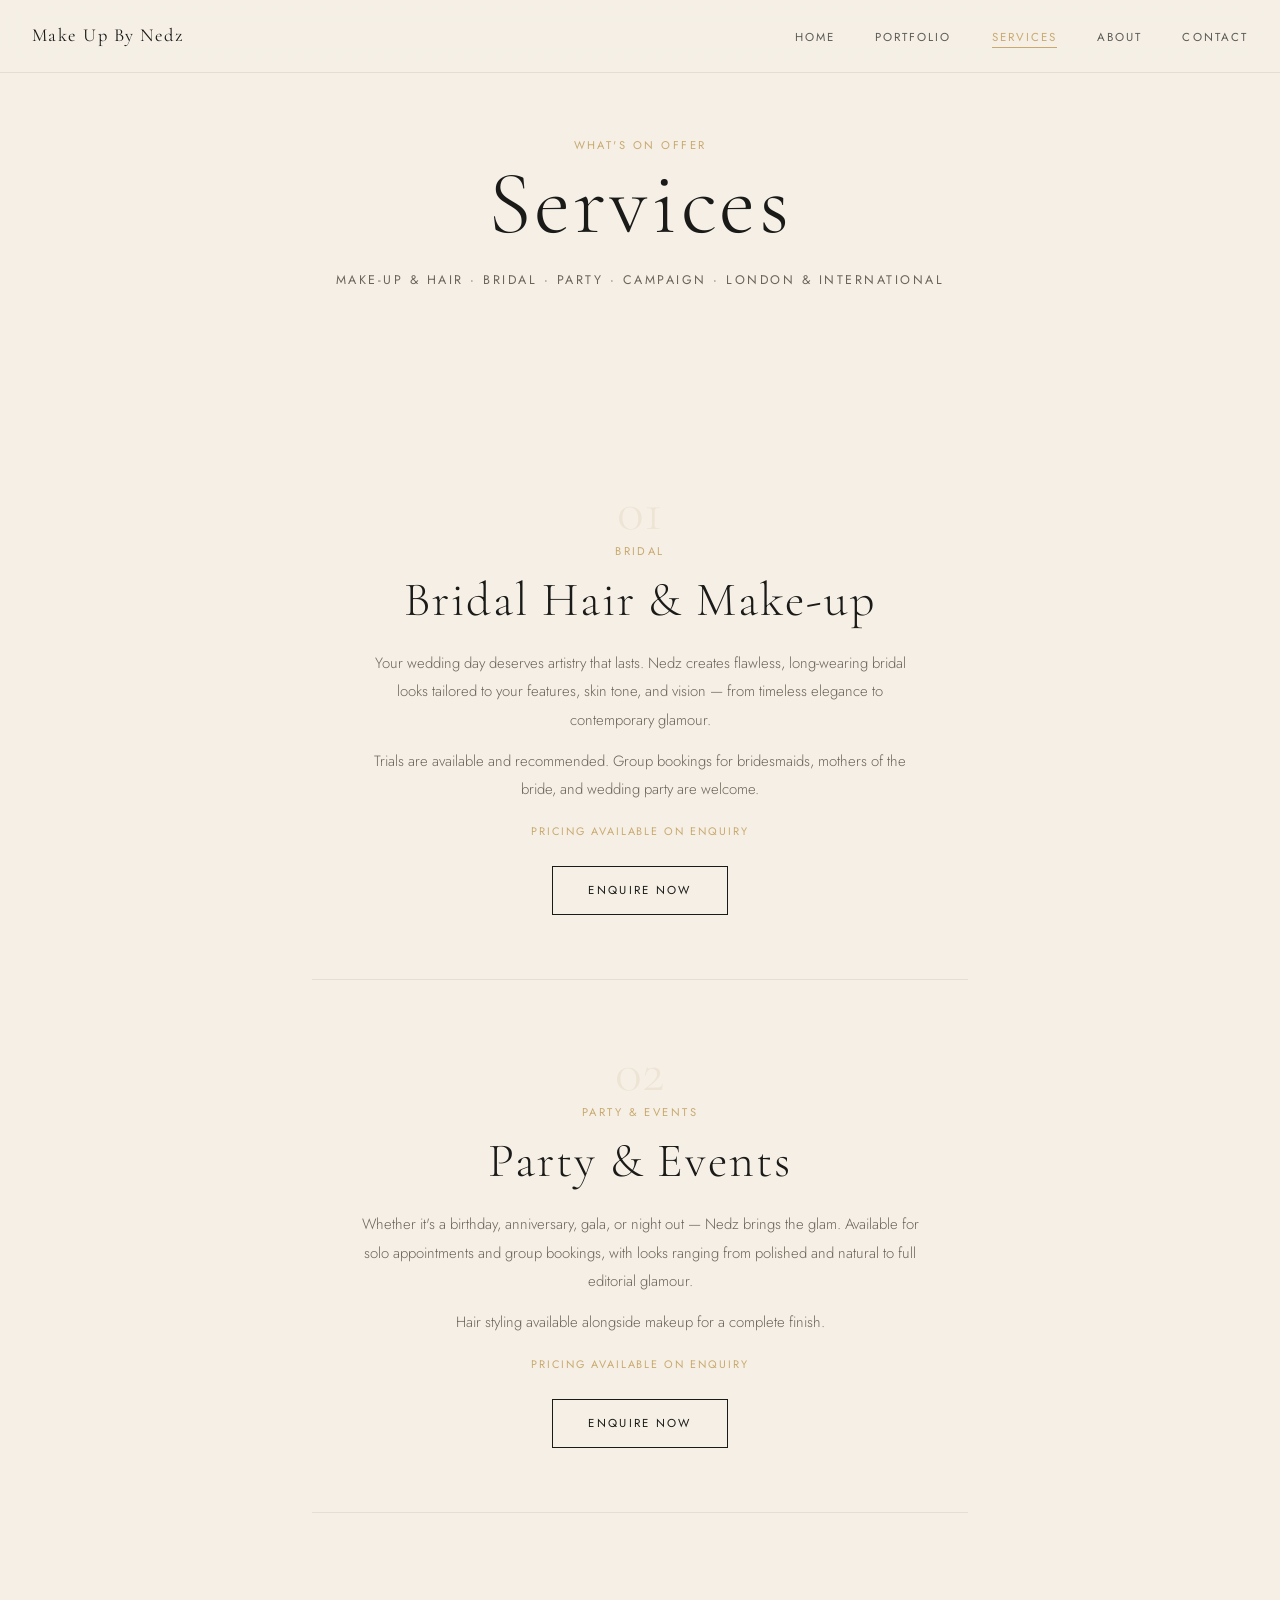
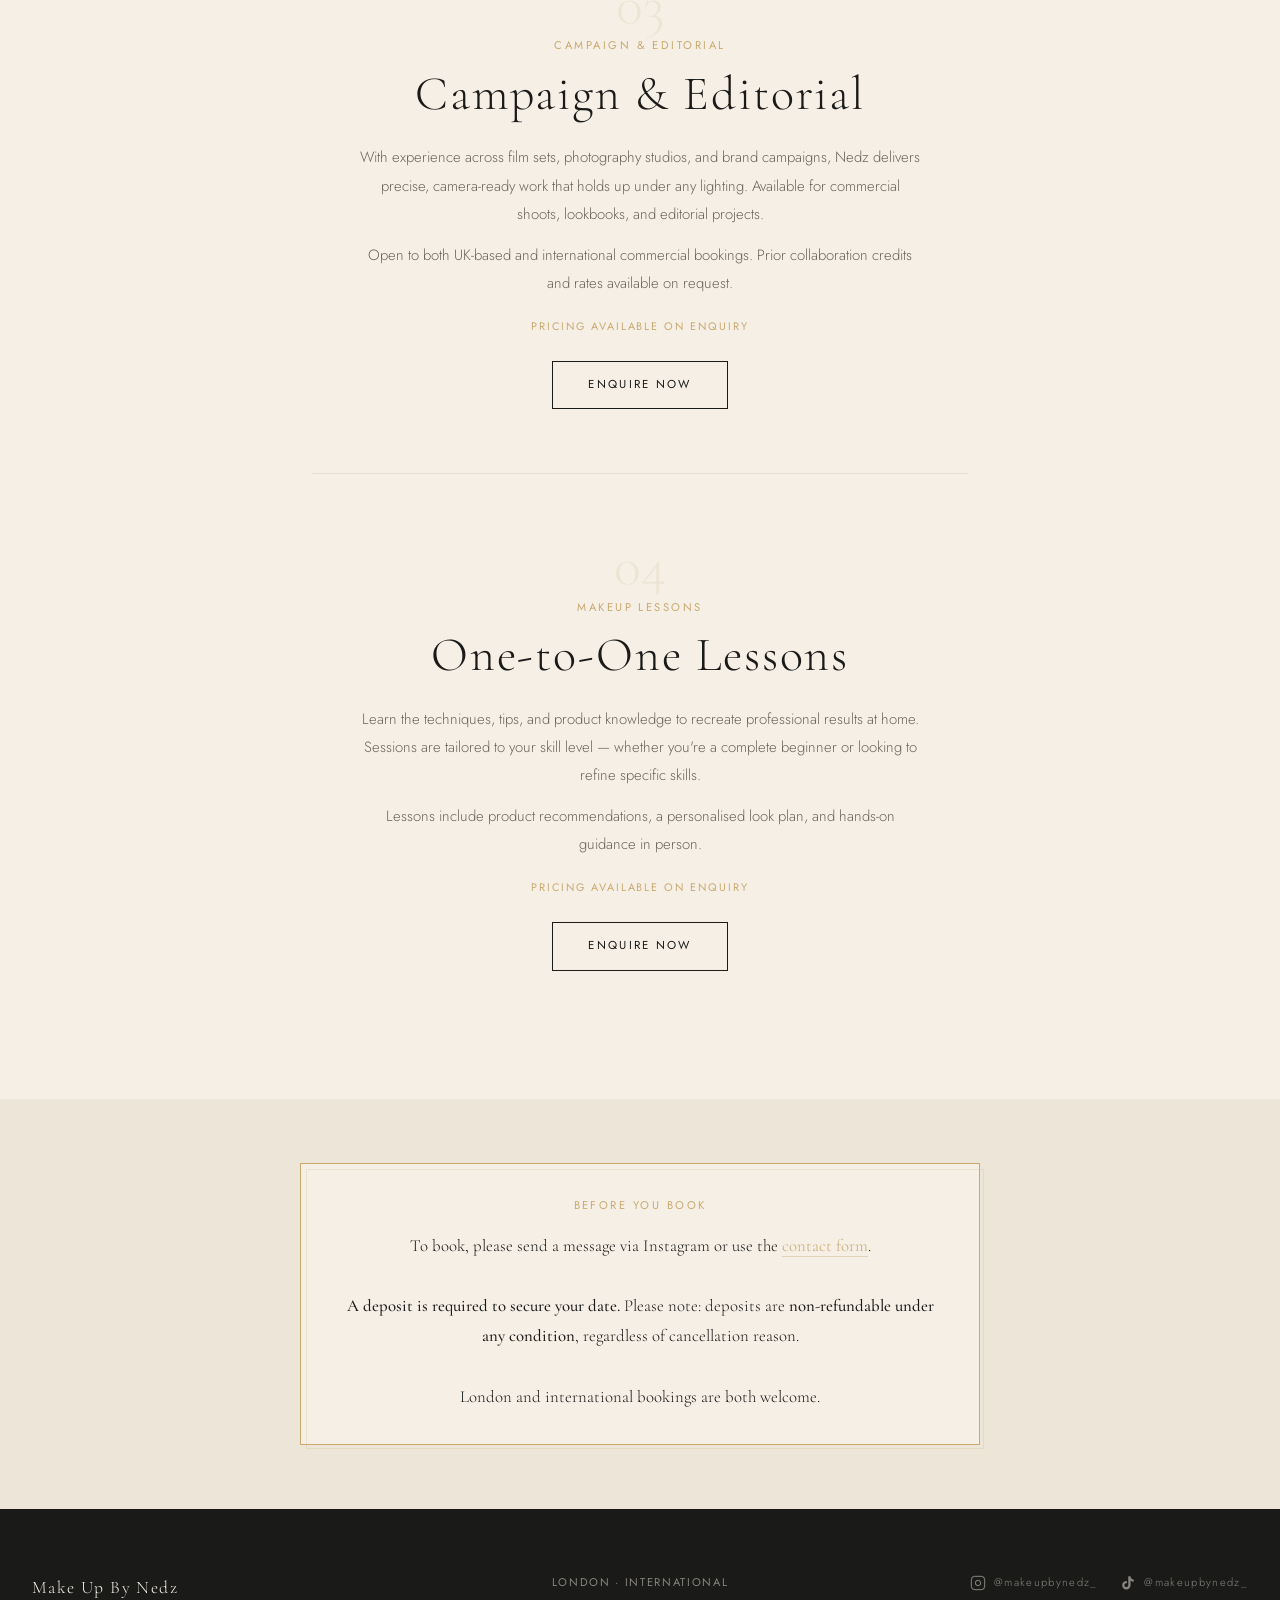
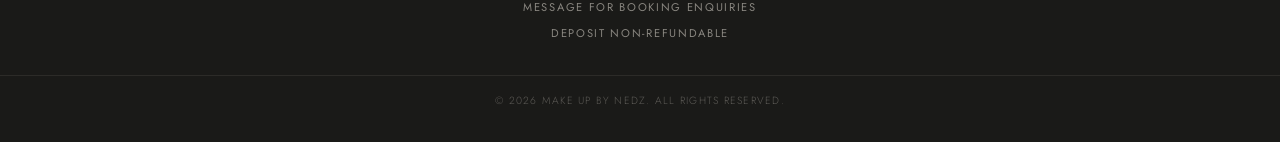
<file: services.html>
<!DOCTYPE html>
<html lang="en">
<head>
  <meta charset="UTF-8" />
  <meta name="viewport" content="width=device-width, initial-scale=1.0" />
  <title>Services — Make Up By Nedz</title>
  <meta name="description" content="Bridal, party, campaign, and makeup lesson services by Make Up By Nedz — London-based makeup and hair artist. Available internationally." />
  <link rel="stylesheet" href="css/style.css" />
  <style>
    body { background: var(--ivory); }

    /* ── Services List ───────────────────────────────────── */
    .services-list {
      max-width: 720px;
      margin: 0 auto;
      padding: var(--space-lg) var(--space-md);
    }

    .service-item {
      padding: var(--space-lg) 0;
      border-bottom: 1px solid rgba(26,26,24,0.08);
      text-align: center;
    }
    .service-item:last-of-type { border-bottom: none; }

    .service-item .number {
      font-family: var(--serif);
      font-size: 3.5rem;
      font-weight: 300;
      color: rgba(201,169,110,0.15);
      line-height: 1;
      margin-bottom: 0.2rem;
    }
    .service-item .eyebrow {
      margin-bottom: 0.8rem;
      display: block;
    }
    .service-item h2 {
      font-size: clamp(2rem, 5vw, 3rem);
      margin-bottom: 1.4rem;
    }
    .service-item p {
      font-size: 0.93rem;
      color: var(--text-muted);
      line-height: 1.9;
      margin-bottom: 0.8rem;
      max-width: 560px;
      margin-left: auto;
      margin-right: auto;
    }
    .service-item .pricing-note {
      font-size: 0.68rem;
      letter-spacing: 0.18em;
      text-transform: uppercase;
      color: var(--gold);
      margin-top: 1.2rem;
      font-weight: 400;
      display: block;
    }
    .service-item .btn {
      margin-top: 1.6rem;
    }

    /* ── Booking Callout ─────────────────────────────────── */
    .booking-callout-wrap {
      background: var(--ivory-mid);
      padding: var(--space-lg) 0;
    }
    .booking-callout-wrap .callout-gold {
      max-width: 680px;
      margin: 0 auto;
      text-align: center;
    }
    .booking-callout-wrap .callout-gold .eyebrow {
      margin-bottom: 1rem;
      display: block;
    }

    @media (max-width: 480px) {
      .service-item h2 { font-size: clamp(1.8rem, 8vw, 2.4rem); }
      .booking-callout-wrap .callout-gold { margin: 0 1rem; }
    }
  </style>
</head>
<body>

  <nav class="site-nav" aria-label="Main navigation">
    <a href="index.html" class="nav-logo">Make Up By Nedz</a>
    <ul class="nav-links" role="list">
      <li><a href="index.html">Home</a></li>
      <li><a href="portfolio.html">Portfolio</a></li>
      <li><a href="services.html">Services</a></li>
      <li><a href="about.html">About</a></li>
      <li><a href="contact.html">Contact</a></li>
    </ul>
    <button class="nav-hamburger" aria-label="Open menu">
      <span></span><span></span><span></span>
    </button>
  </nav>
  <div class="nav-overlay">
    <a href="index.html">Home</a>
    <a href="portfolio.html">Portfolio</a>
    <a href="services.html">Services</a>
    <a href="about.html">About</a>
    <a href="contact.html">Contact</a>
  </div>

  <main>

    <header class="page-header">
      <p class="eyebrow fade-up">What's on offer</p>
      <h1 class="display fade-up" data-delay="80">Services</h1>
      <p class="subtitle fade-up" data-delay="160">Make-up &amp; Hair · Bridal · Party · Campaign · London &amp; International</p>
    </header>

    <section>
      <div class="services-list">

        <div class="service-item fade-up">
          <p class="number">01</p>
          <span class="eyebrow">Bridal</span>
          <h2 class="display">Bridal Hair &amp; Make-up</h2>
          <p>Your wedding day deserves artistry that lasts. Nedz creates flawless, long-wearing bridal looks tailored to your features, skin tone, and vision — from timeless elegance to contemporary glamour.</p>
          <p>Trials are available and recommended. Group bookings for bridesmaids, mothers of the bride, and wedding party are welcome.</p>
          <span class="pricing-note">Pricing available on enquiry</span>
          <div><a href="contact.html" class="btn btn-outline-dark">Enquire Now</a></div>
        </div>

        <div class="service-item fade-up" data-delay="80">
          <p class="number">02</p>
          <span class="eyebrow">Party &amp; Events</span>
          <h2 class="display">Party &amp; Events</h2>
          <p>Whether it's a birthday, anniversary, gala, or night out — Nedz brings the glam. Available for solo appointments and group bookings, with looks ranging from polished and natural to full editorial glamour.</p>
          <p>Hair styling available alongside makeup for a complete finish.</p>
          <span class="pricing-note">Pricing available on enquiry</span>
          <div><a href="contact.html" class="btn btn-outline-dark">Enquire Now</a></div>
        </div>

        <div class="service-item fade-up" data-delay="80">
          <p class="number">03</p>
          <span class="eyebrow">Campaign &amp; Editorial</span>
          <h2 class="display">Campaign &amp; Editorial</h2>
          <p>With experience across film sets, photography studios, and brand campaigns, Nedz delivers precise, camera-ready work that holds up under any lighting. Available for commercial shoots, lookbooks, and editorial projects.</p>
          <p>Open to both UK-based and international commercial bookings. Prior collaboration credits and rates available on request.</p>
          <span class="pricing-note">Pricing available on enquiry</span>
          <div><a href="contact.html" class="btn btn-outline-dark">Enquire Now</a></div>
        </div>

        <div class="service-item fade-up" data-delay="80">
          <p class="number">04</p>
          <span class="eyebrow">Makeup Lessons</span>
          <h2 class="display">One-to-One Lessons</h2>
          <p>Learn the techniques, tips, and product knowledge to recreate professional results at home. Sessions are tailored to your skill level — whether you're a complete beginner or looking to refine specific skills.</p>
          <p>Lessons include product recommendations, a personalised look plan, and hands-on guidance in person.</p>
          <span class="pricing-note">Pricing available on enquiry</span>
          <div><a href="contact.html" class="btn btn-outline-dark">Enquire Now</a></div>
        </div>

      </div>
    </section>

    <section class="booking-callout-wrap">
      <div class="section-wrap">
        <div class="callout-gold fade-up">
          <span class="eyebrow">Before You Book</span>
          <p>
            To book, please send a message via Instagram or use the
            <a href="contact.html" style="color:var(--gold);border-bottom:1px solid rgba(201,169,110,0.4);">contact form</a>.
            <br /><br />
            <strong>A deposit is required to secure your date.</strong> Please note: deposits are
            <strong>non-refundable under any condition</strong>, regardless of cancellation reason.
            <br /><br />
            London and international bookings are both welcome.
          </p>
        </div>
      </div>
    </section>

  </main>

  <footer class="site-footer">
    <div class="footer-inner">
      <div class="footer-logo">Make Up By Nedz</div>
      <div class="footer-center">
        <p>London · International</p>
        <p>Message for booking enquiries</p>
        <p>Deposit non-refundable</p>
      </div>
      <div class="footer-socials">
        <a href="https://instagram.com/makeupbynedz_" target="_blank" rel="noopener">
          <svg viewBox="0 0 24 24" fill="none" stroke="currentColor" stroke-width="1.5"><rect x="2" y="2" width="20" height="20" rx="5" ry="5"/><path d="M16 11.37A4 4 0 1 1 12.63 8 4 4 0 0 1 16 11.37z"/><line x1="17.5" y1="6.5" x2="17.51" y2="6.5"/></svg>
          @makeupbynedz_
        </a>
        <a href="https://tiktok.com/@makeupbynedz_" target="_blank" rel="noopener">
          <svg viewBox="0 0 24 24" fill="currentColor"><path d="M19.59 6.69a4.83 4.83 0 01-3.77-4.25V2h-3.45v13.67a2.89 2.89 0 01-2.88 2.5 2.89 2.89 0 01-2.89-2.89 2.89 2.89 0 012.89-2.89c.28 0 .54.04.79.1V9.01a6.33 6.33 0 00-.79-.05 6.34 6.34 0 00-6.34 6.34 6.34 6.34 0 006.34 6.34 6.34 6.34 0 006.33-6.34V8.69a8.18 8.18 0 004.79 1.53V6.77a4.85 4.85 0 01-1.02-.08z"/></svg>
          @makeupbynedz_
        </a>
      </div>
    </div>
    <div class="footer-bottom">© 2026 Make Up By Nedz. All rights reserved.</div>
  </footer>

  <script src="js/main.js"></script>
</body>
</html>
</file>
<file: css/style.css>
/* ============================================================
   MAKE UP BY NEDZ — Global Stylesheet
   ============================================================ */

@import url('https://fonts.googleapis.com/css2?family=Cormorant+Garamond:ital,wght@0,300;0,400;0,500;0,600;1,300;1,400&family=Jost:wght@300;400;500&display=swap');

/* ── Custom Properties ─────────────────────────────────── */
:root {
  --ivory:      #F5EFE6;
  --ivory-mid:  #EDE5D8;
  --charcoal:   #1A1A18;
  --charcoal-2: #2A2A27;
  --gold:       #C9A96E;
  --gold-light: #D9BC8A;
  --white:      #FFFFFF;
  --text-main:  #1A1A18;
  --text-muted: #6B6459;

  --serif:  'Cormorant Garamond', Georgia, serif;
  --sans:   'Jost', 'Helvetica Neue', sans-serif;

  --space-xs:  0.5rem;
  --space-sm:  1rem;
  --space-md:  2rem;
  --space-lg:  4rem;
  --space-xl:  7rem;

  --nav-h: 72px;
  --transition: 0.35s cubic-bezier(0.25, 0.46, 0.45, 0.94);
}

/* ── Reset ──────────────────────────────────────────────── */
*, *::before, *::after { box-sizing: border-box; margin: 0; padding: 0; }
html { scroll-behavior: smooth; }
body {
  background-color: var(--ivory);
  color: var(--text-main);
  font-family: var(--sans);
  font-weight: 300;
  font-size: 1rem;
  line-height: 1.7;
  -webkit-font-smoothing: antialiased;
}
img { display: block; width: 100%; height: 100%; object-fit: cover; }
a { color: inherit; text-decoration: none; }
ul { list-style: none; }

/* ── Typography Helpers ─────────────────────────────────── */
.display {
  font-family: var(--serif);
  font-weight: 300;
  letter-spacing: 0.04em;
  line-height: 1.1;
}
.eyebrow {
  font-family: var(--sans);
  font-size: 0.7rem;
  font-weight: 400;
  letter-spacing: 0.22em;
  text-transform: uppercase;
  color: var(--gold);
}
.body-text {
  font-family: var(--sans);
  font-weight: 300;
  font-size: 0.95rem;
  color: var(--text-muted);
  line-height: 1.8;
}

/* ── Scroll Animations ──────────────────────────────────── */
.fade-up {
  opacity: 0;
  transform: translateY(28px);
  transition: opacity 0.8s ease, transform 0.8s ease;
}
.fade-up.visible {
  opacity: 1;
  transform: translateY(0);
}
.fade-in {
  opacity: 0;
  transition: opacity 0.9s ease;
}
.fade-in.visible { opacity: 1; }

/* ── Navigation ─────────────────────────────────────────── */
.site-nav {
  position: fixed;
  top: 0; left: 0; right: 0;
  z-index: 100;
  height: var(--nav-h);
  display: flex;
  align-items: center;
  justify-content: space-between;
  padding: 0 var(--space-md);
  transition: background var(--transition), backdrop-filter var(--transition), box-shadow var(--transition);
}
.site-nav.scrolled {
  background: rgba(26, 26, 24, 0.88);
  backdrop-filter: blur(14px);
  -webkit-backdrop-filter: blur(14px);
  box-shadow: 0 1px 0 rgba(201, 169, 110, 0.15);
}
.site-nav.on-light {
  background: rgba(245, 239, 230, 0.88);
  backdrop-filter: blur(14px);
  -webkit-backdrop-filter: blur(14px);
  box-shadow: 0 1px 0 rgba(26,26,24,0.08);
}
.nav-logo {
  font-family: var(--serif);
  font-size: 1.15rem;
  font-weight: 400;
  letter-spacing: 0.08em;
  color: var(--white);
  transition: color var(--transition);
  white-space: nowrap;
}
.site-nav.on-light .nav-logo { color: var(--charcoal); }
.nav-links {
  display: flex;
  gap: 2.5rem;
  align-items: center;
}
.nav-links a {
  font-family: var(--sans);
  font-size: 0.72rem;
  font-weight: 400;
  letter-spacing: 0.18em;
  text-transform: uppercase;
  color: rgba(255,255,255,0.82);
  position: relative;
  padding-bottom: 3px;
  transition: color var(--transition);
}
.site-nav.on-light .nav-links a { color: rgba(26,26,24,0.7); }
.nav-links a::after {
  content: '';
  position: absolute;
  bottom: 0; left: 0;
  width: 0; height: 1px;
  background: var(--gold);
  transition: width var(--transition);
}
.nav-links a:hover::after,
.nav-links a.active::after { width: 100%; }
.nav-links a:hover { color: var(--white); }
.site-nav.on-light .nav-links a:hover { color: var(--charcoal); }
.nav-links a.active { color: var(--gold); }
.site-nav.on-light .nav-links a.active { color: var(--gold); }

/* Hamburger */
.nav-hamburger {
  display: none;
  flex-direction: column;
  gap: 5px;
  cursor: pointer;
  padding: 4px;
  background: none;
  border: none;
  z-index: 200;
}
.nav-hamburger span {
  display: block;
  width: 26px;
  height: 1px;
  background: var(--white);
  transition: var(--transition);
}
.site-nav.on-light .nav-hamburger span { background: var(--charcoal); }
.nav-hamburger.open span:nth-child(1) { transform: translateY(6px) rotate(45deg); }
.nav-hamburger.open span:nth-child(2) { opacity: 0; }
.nav-hamburger.open span:nth-child(3) { transform: translateY(-6px) rotate(-45deg); }

/* Mobile overlay */
.nav-overlay {
  position: fixed;
  inset: 0;
  background: var(--charcoal);
  z-index: 150;
  display: flex;
  flex-direction: column;
  align-items: center;
  justify-content: center;
  gap: 2.8rem;
  opacity: 0;
  pointer-events: none;
  transition: opacity 0.4s ease;
}
.nav-overlay.open { opacity: 1; pointer-events: all; }
.nav-overlay a {
  font-family: var(--serif);
  font-size: 2.8rem;
  font-weight: 300;
  color: var(--ivory);
  letter-spacing: 0.06em;
  transition: color var(--transition);
}
.nav-overlay a:hover,
.nav-overlay a.active { color: var(--gold); }

/* ── Buttons ────────────────────────────────────────────── */
.btn {
  display: inline-block;
  font-family: var(--sans);
  font-size: 0.72rem;
  font-weight: 400;
  letter-spacing: 0.2em;
  text-transform: uppercase;
  padding: 0.85rem 2.2rem;
  border: 1px solid currentColor;
  transition: background var(--transition), color var(--transition), border-color var(--transition);
  cursor: pointer;
}
.btn-outline-white {
  color: var(--white);
  border-color: rgba(255,255,255,0.6);
  background: transparent;
}
.btn-outline-white:hover {
  background: var(--gold);
  border-color: var(--gold);
  color: var(--charcoal);
}
.btn-outline-dark {
  color: var(--charcoal);
  border-color: var(--charcoal);
  background: transparent;
}
.btn-outline-dark:hover {
  background: var(--charcoal);
  color: var(--ivory);
}
.btn-outline-gold {
  color: var(--gold);
  border-color: var(--gold);
  background: transparent;
}
.btn-outline-gold:hover {
  background: var(--gold);
  color: var(--charcoal);
}

/* ── Section Wrapper ────────────────────────────────────── */
.section-wrap {
  max-width: 1280px;
  margin: 0 auto;
  padding: 0 var(--space-md);
}
.section-pad {
  padding: var(--space-xl) 0;
}
.section-pad-sm {
  padding: var(--space-lg) 0;
}

/* ── Horizontal Rule Accent ─────────────────────────────── */
.rule-gold {
  border: none;
  border-top: 1px solid var(--gold);
  opacity: 0.4;
  margin: var(--space-md) 0;
}
.rule-dark {
  border: none;
  border-top: 1px solid var(--charcoal);
  opacity: 0.12;
  margin: var(--space-md) 0;
}

/* ── Callout Box ────────────────────────────────────────── */
.callout-gold {
  background: var(--ivory);
  border: 1px solid var(--gold);
  padding: var(--space-md) 2.5rem;
  position: relative;
}
.callout-gold::before {
  content: '';
  position: absolute;
  top: 5px; left: 5px; right: -5px; bottom: -5px;
  border: 1px solid rgba(201,169,110,0.2);
  pointer-events: none;
}
.callout-gold p {
  font-family: var(--serif);
  font-size: 1.05rem;
  font-weight: 300;
  line-height: 1.8;
  color: var(--text-main);
}
.callout-gold strong {
  font-weight: 500;
  color: var(--charcoal);
}

/* ── Page Header (inner pages) ──────────────────────────── */
.page-header {
  padding-top: calc(var(--nav-h) + var(--space-lg));
  padding-bottom: var(--space-lg);
  text-align: center;
  background: var(--ivory);
}
.page-header h1 {
  font-size: clamp(3rem, 7vw, 6rem);
}
.page-header .subtitle {
  margin-top: var(--space-sm);
  font-size: 0.78rem;
  letter-spacing: 0.2em;
  text-transform: uppercase;
  color: var(--text-muted);
  font-weight: 400;
}

/* ── Footer ─────────────────────────────────────────────── */
.site-footer {
  background: var(--charcoal);
  color: var(--ivory);
  padding: var(--space-lg) 0 var(--space-md);
}
.footer-inner {
  max-width: 1280px;
  margin: 0 auto;
  padding: 0 var(--space-md);
  display: grid;
  grid-template-columns: 1fr auto 1fr;
  gap: var(--space-md);
  align-items: start;
}
.footer-logo {
  font-family: var(--serif);
  font-size: 1.1rem;
  font-weight: 300;
  letter-spacing: 0.08em;
  color: var(--ivory);
}
.footer-center {
  text-align: center;
  display: flex;
  flex-direction: column;
  gap: 0.4rem;
}
.footer-center p {
  font-size: 0.7rem;
  letter-spacing: 0.15em;
  text-transform: uppercase;
  color: rgba(245,239,230,0.5);
  font-weight: 400;
}
.footer-socials {
  display: flex;
  gap: 1.4rem;
  justify-content: flex-end;
  align-items: center;
}
.footer-socials a {
  display: flex;
  align-items: center;
  gap: 0.5rem;
  font-size: 0.7rem;
  letter-spacing: 0.12em;
  color: rgba(245,239,230,0.5);
  transition: color var(--transition);
}
.footer-socials a:hover { color: var(--gold); }
.footer-socials svg { width: 16px; height: 16px; flex-shrink: 0; }
.footer-bottom {
  max-width: 1280px;
  margin: var(--space-md) auto 0;
  padding: var(--space-sm) var(--space-md) 0;
  border-top: 1px solid rgba(245,239,230,0.08);
  text-align: center;
  font-size: 0.65rem;
  letter-spacing: 0.12em;
  text-transform: uppercase;
  color: rgba(245,239,230,0.3);
}

/* ── Info Strip ─────────────────────────────────────────── */
.info-strip {
  background: var(--charcoal);
  color: var(--ivory);
  padding: 1.1rem var(--space-md);
  text-align: center;
  font-size: 0.7rem;
  font-weight: 400;
  letter-spacing: 0.2em;
  text-transform: uppercase;
}
.info-strip span { color: var(--gold); margin: 0 0.8rem; }

/* ── Responsive ─────────────────────────────────────────── */
@media (max-width: 768px) {
  :root {
    --space-xl: 3.5rem;
    --space-lg: 2.5rem;
    --space-md: 1.25rem;
  }
  .nav-links { display: none; }
  .nav-hamburger { display: flex; }

  /* Footer */
  .footer-inner {
    grid-template-columns: 1fr;
    text-align: center;
  }
  .footer-socials { justify-content: center; flex-wrap: wrap; gap: 1rem; }
  .footer-center { order: -1; }

  /* Callout */
  .callout-gold { padding: 1.4rem 1.2rem; }
  .callout-gold::before { display: none; }

  /* Info strip */
  .info-strip {
    letter-spacing: 0.1em;
    font-size: 0.65rem;
    line-height: 1.8;
  }

  /* Page header */
  .page-header {
    padding-top: calc(var(--nav-h) + 2rem);
    padding-bottom: 2rem;
    padding-left: 1.25rem;
    padding-right: 1.25rem;
  }
  .page-header .subtitle {
    letter-spacing: 0.1em;
    font-size: 0.72rem;
  }

  /* Nav overlay font size */
  .nav-overlay a { font-size: 2rem; }
  .nav-overlay { gap: 2rem; }
}

@media (max-width: 480px) {
  :root {
    --space-xl: 3rem;
    --space-lg: 2rem;
    --space-md: 1rem;
  }
  .btn { padding: 0.8rem 1.6rem; font-size: 0.68rem; }
  .info-strip { letter-spacing: 0.06em; }
  .nav-overlay a { font-size: 1.7rem; }
}
</file>
